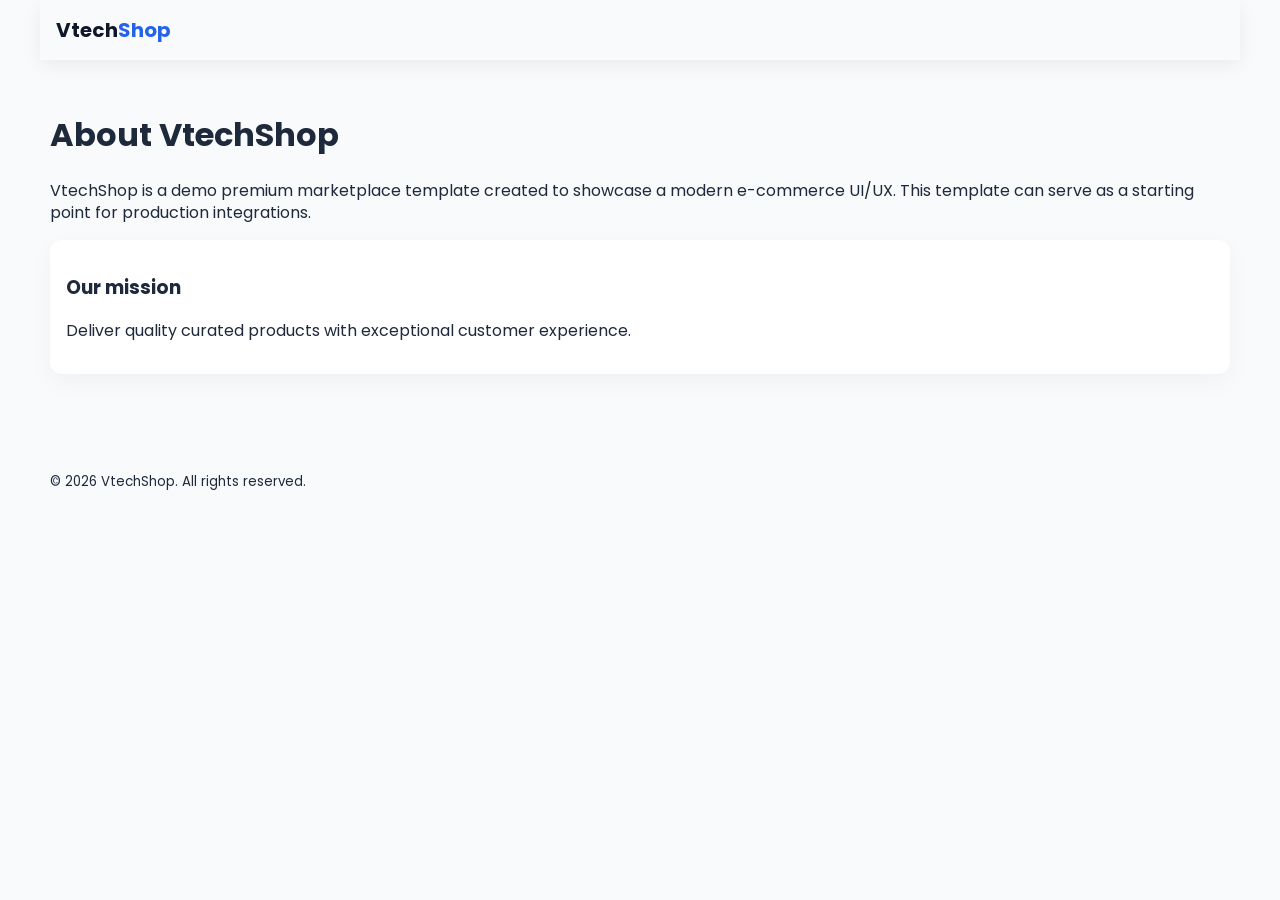
<file: about.html>
<!doctype html>
<html lang="en"><head><meta charset="utf-8"><meta name="viewport" content="width=device-width,initial-scale=1"><title>About — VtechShop</title><link href="https://fonts.googleapis.com/css2?family=Poppins:wght@300;400;600;700&display=swap" rel="stylesheet"><link rel="stylesheet" href="style.css"></head><body>
<header class="site-header container"><a class="logo" href="index.html">Vtech<span>Shop</span></a></header>
<main class="container section">
  <h1>About VtechShop</h1>
  <p>VtechShop is a demo premium marketplace template created to showcase a modern e-commerce UI/UX. This template can serve as a starting point for production integrations.</p>
  <section class="card" style="padding:1rem;margin-top:1rem"><h3>Our mission</h3><p>Deliver quality curated products with exceptional customer experience.</p></section>
</main>
<footer class="site-footer container"><small>© 2026 VtechShop. All rights reserved.</small></footer>
</body></html>
</file>
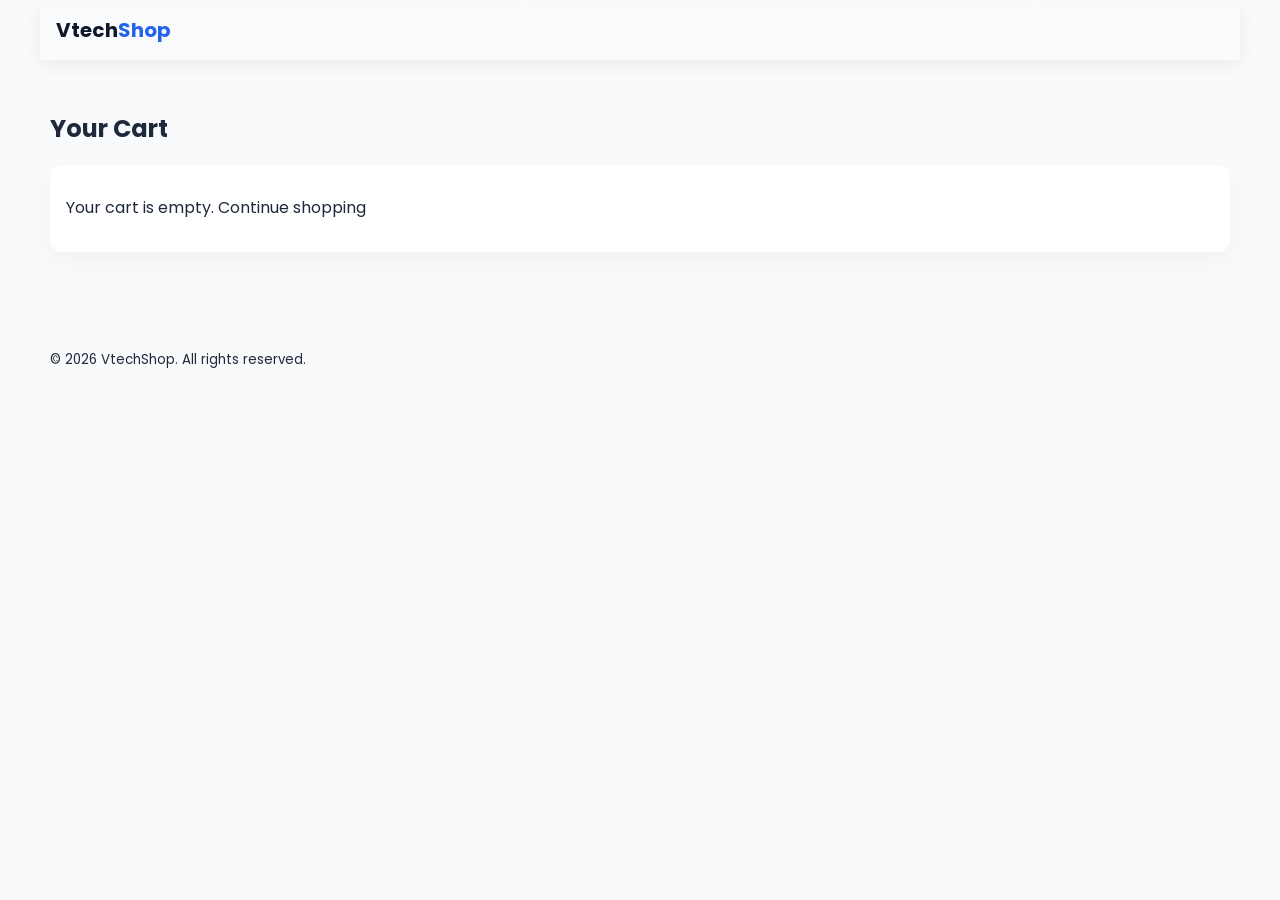
<file: cart.html>
<!doctype html>
<html lang="en">
<head>
  <meta charset="utf-8"><meta name="viewport" content="width=device-width,initial-scale=1">
  <title>Cart — VtechShop</title>
  <link href="https://fonts.googleapis.com/css2?family=Poppins:wght@300;400;600;700&display=swap" rel="stylesheet">
  <link rel="stylesheet" href="style.css">
</head>
<body>
  <header class="site-header container"><a class="logo" href="index.html">Vtech<span>Shop</span></a></header>
  <main class="container section">
    <h2>Your Cart</h2>
    <div id="cart-area" class="card" style="padding:1rem"></div>
  </main>
<footer class="site-footer container"><small>© 2026 VtechShop. All rights reserved.</small></footer>
  <script src="script.js"></script>
  <script src="aurora-api.js"></script>
  <script>
    function render(){ const area=document.getElementById('cart-area'); const cart = JSON.parse(localStorage.getItem('cart')||'[]'); if(!cart.length){ area.innerHTML='<p>Your cart is empty. <a href="shop.html">Continue shopping</a></p>'; return }
      const rows = cart.map(it=>`<div class="cart-row"><div class="item-main"><img src="https://images.unsplash.com/photo-1505740420928-5e560c06d30e?auto=format&fit=crop&w=120&q=80" alt=""><div><strong>${it.title}</strong><div class="muted">$${it.price.toFixed(2)}</div></div></div><div class="item-actions"><button class="btn" data-dec="${it.id}">-</button> <span class="qty">${it.qty}</span> <button class="btn" data-inc="${it.id}">+</button></div></div>`).join('')
      const total = cart.reduce((s,i)=>s+i.price*i.qty,0)
      area.innerHTML = rows + `<div class="cart-total"><strong>Total: $${total.toFixed(2)}</strong><div class="form-actions"><a href="checkout.html" class="btn primary">Checkout</a></div></div>`
      document.querySelectorAll('[data-inc]').forEach(b=>b.addEventListener('click',e=>{ const id=e.target.dataset.inc; const c=JSON.parse(localStorage.getItem('cart')||'[]'); const it=c.find(x=>x.id===id); it.qty++; localStorage.setItem('cart',JSON.stringify(c)); render() }))
      document.querySelectorAll('[data-dec]').forEach(b=>b.addEventListener('click',e=>{ const id=e.target.dataset.dec; let c=JSON.parse(localStorage.getItem('cart')||'[]'); const it=c.find(x=>x.id===id); if(it.qty>1) it.qty--; else c=c.filter(x=>x.id!==id); localStorage.setItem('cart',JSON.stringify(c)); render() }))
    }
    render()
  </script>
</body>
</html>
</file>
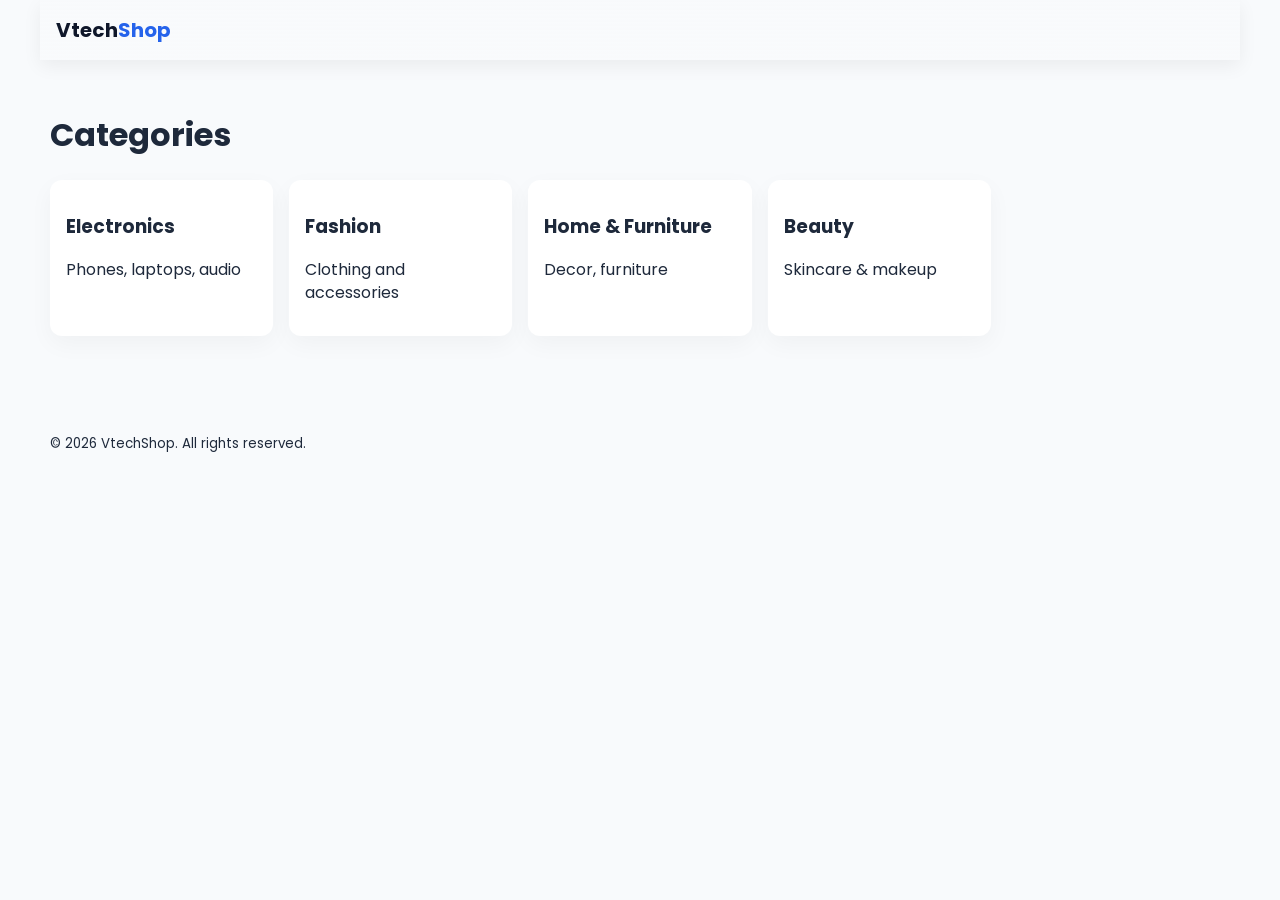
<file: categories.html>
<!doctype html>
<html lang="en"><head><meta charset="utf-8"><meta name="viewport" content="width=device-width,initial-scale=1"><title>Categories — AuroraShop</title><link href="https://fonts.googleapis.com/css2?family=Poppins:wght@300;400;600;700&display=swap" rel="stylesheet"><link rel="stylesheet" href="style.css"></head><body>
<header class="site-header container"><a class="logo" href="index.html">Vtech<span>Shop</span></a></header>
<main class="container section">
  <h1>Categories</h1>
  <div class="category-grid">
    <a class="card" href="shop.html?cat=electronics" style="padding:1rem"><h3 id="electronics">Electronics</h3><p>Phones, laptops, audio</p></a>
    <a class="card" href="shop.html?cat=fashion" style="padding:1rem"><h3 id="fashion">Fashion</h3><p>Clothing and accessories</p></a>
    <a class="card" href="shop.html?cat=home" style="padding:1rem"><h3 id="home">Home & Furniture</h3><p>Decor, furniture</p></a>
    <a class="card" href="shop.html?cat=beauty" style="padding:1rem"><h3 id="beauty">Beauty</h3><p>Skincare & makeup</p></a>
  </div>
</main>
<footer class="site-footer container"><small>© 2026 VtechShop. All rights reserved.</small></footer>
</body></html>
</file>
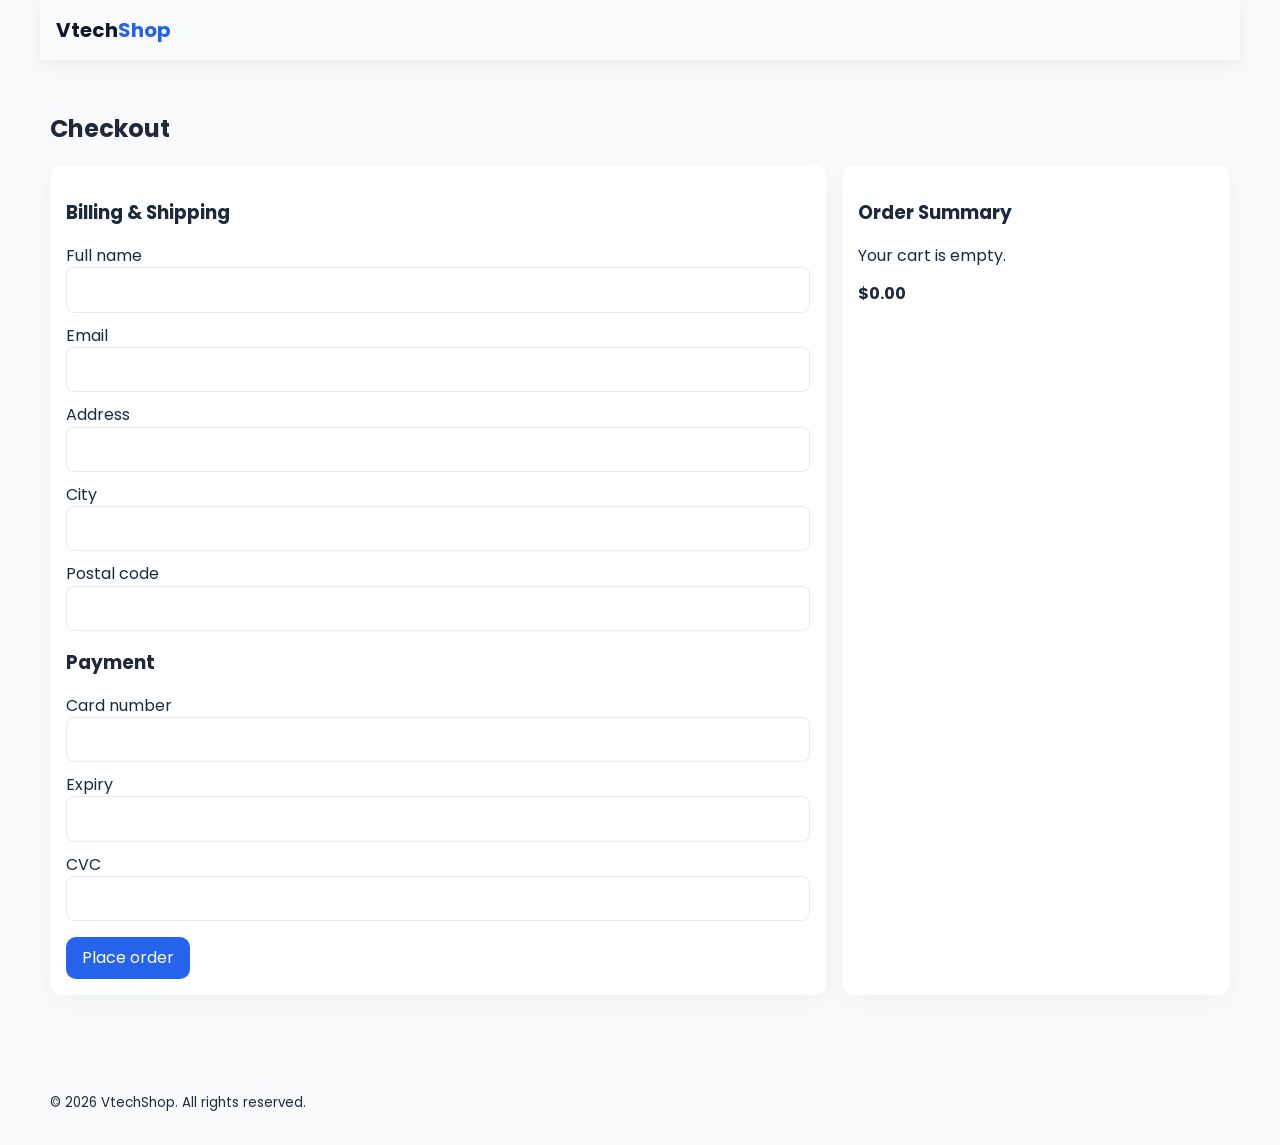
<file: checkout.html>
<!doctype html>
<html lang="en"><head><meta charset="utf-8"><meta name="viewport" content="width=device-width,initial-scale=1"><title>Checkout — AuroraShop</title><link href="https://fonts.googleapis.com/css2?family=Poppins:wght@300;400;600;700&display=swap" rel="stylesheet"><link rel="stylesheet" href="style.css"></head><body>
<header class="site-header container"><a class="logo" href="index.html">Vtech<span>Shop</span></a></header>
<main class="container section">
  <h2>Checkout</h2>
  <div class="checkout-layout">
    <form id="checkout-form" class="card" style="padding:1rem">
      <h3>Billing & Shipping</h3>
      <label>Full name<input required name="name"></label>
      <label>Email<input type="email" required name="email"></label>
      <label>Address<input required name="address"></label>
      <label>City<input required name="city"></label>
      <label>Postal code<input required name="postal"></label>
      <h3>Payment</h3>
      <label>Card number<input required name="card"></label>
      <label>Expiry<input required name="exp"></label>
      <label>CVC<input required name="cvc"></label>
      <div class="form-actions"><button class="btn primary">Place order</button></div>
    </form>
    <aside class="card" style="padding:1rem">
      <h3>Order Summary</h3>
      <div id="order-items"></div>
      <div class="order-total"><strong id="order-total"></strong></div>
    </aside>
  </div>
</main>
<footer class="site-footer container"><small>© 2026 VtechShop. All rights reserved.</small></footer>
<script src="script.js"></script>
<script src="aurora-api.js"></script>
<script>
  const items = JSON.parse(localStorage.getItem('cart')||'[]')
  const el = document.getElementById('order-items'); if(!items.length) el.innerHTML='<p>Your cart is empty.</p>'
  else el.innerHTML = items.map(i=>`<div class="summary-row"><span>${i.title} x${i.qty}</span><span>$${(i.price*i.qty).toFixed(2)}</span></div>`).join('')
  document.getElementById('order-total').textContent = '$'+items.reduce((s,i)=>s+i.price*i.qty,0).toFixed(2)
  document.getElementById('checkout-form').addEventListener('submit', e=>{ e.preventDefault(); alert('Order placed — demo only'); localStorage.removeItem('cart'); window.location='index.html' })
</script>
</body></html>
</file>
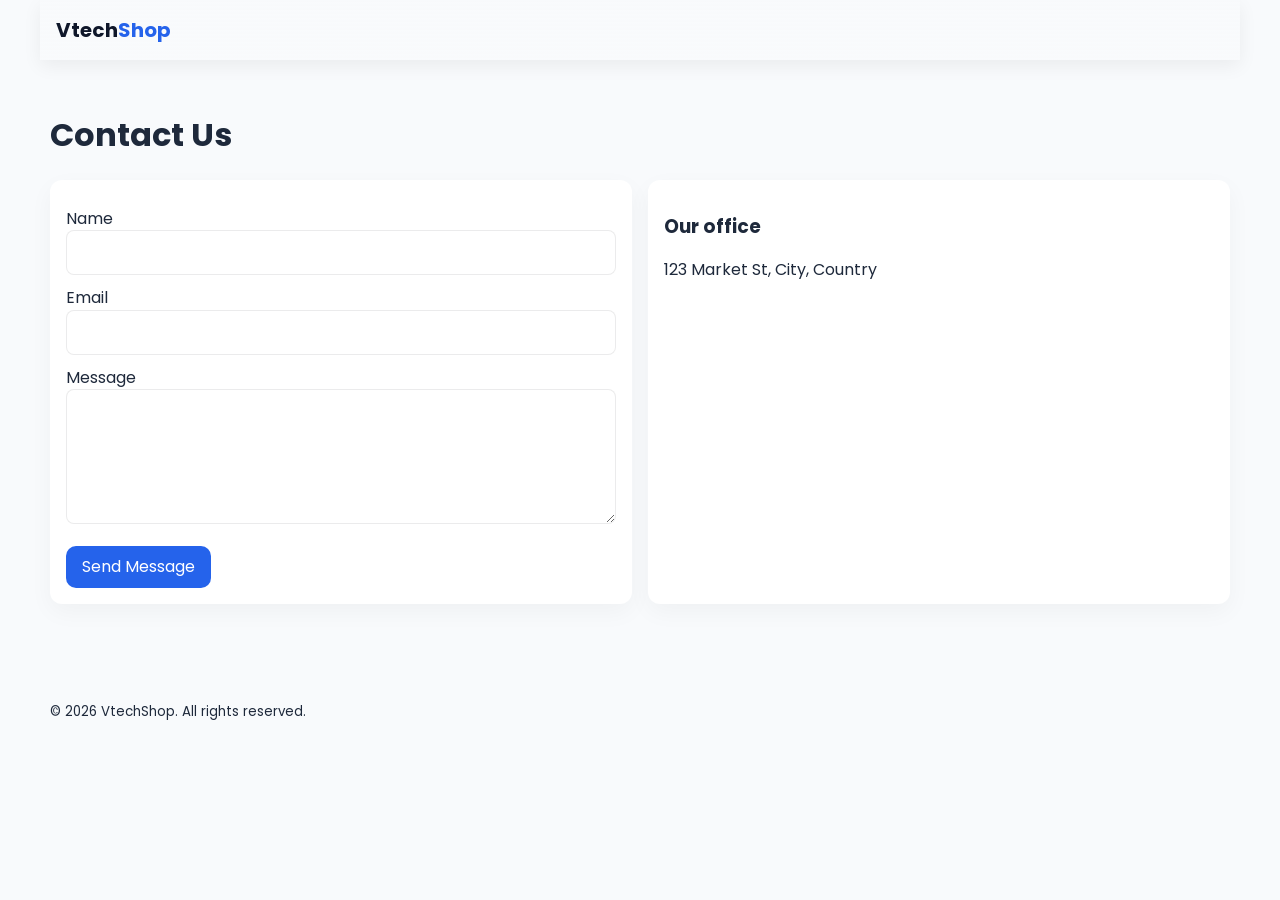
<file: contact.html>
<!doctype html>
<html lang="en"><head><meta charset="utf-8"><meta name="viewport" content="width=device-width,initial-scale=1"><title>Contact — VtechShop</title><link href="https://fonts.googleapis.com/css2?family=Poppins:wght@300;400;600;700&display=swap" rel="stylesheet"><link rel="stylesheet" href="style.css"></head><body>
<header class="site-header container"><a class="logo" href="index.html">Vtech<span>Shop</span></a></header>
<main class="container section">
  <h1>Contact Us</h1>
  <div class="page-grid-2">
    <form id="contact-form" class="card" style="padding:1rem">
      <label>Name<input name="name" required></label>
      <label>Email<input type="email" name="email" required></label>
      <label>Message<textarea name="message" rows="5" required></textarea></label>
      <div class="form-actions"><button class="btn primary">Send Message</button></div>
    </form>
    <aside class="card" style="padding:1rem">
      <h3>Our office</h3>
      <p>123 Market St, City, Country</p>
      <iframe src="https://maps.google.com/maps?q=Times%20Square&t=&z=13&ie=UTF8&iwloc=&output=embed" style="width:100%;height:220px;border:0;border-radius:8px"></iframe>
    </aside>
  </div>
</main>
<footer class="site-footer container"><small>© 2026 VtechShop. All rights reserved.</small></footer>
<script>
  document.getElementById('contact-form').addEventListener('submit', e=>{ e.preventDefault(); alert('Message sent — demo only'); e.target.reset() })
</script>
</body></html>
</file>
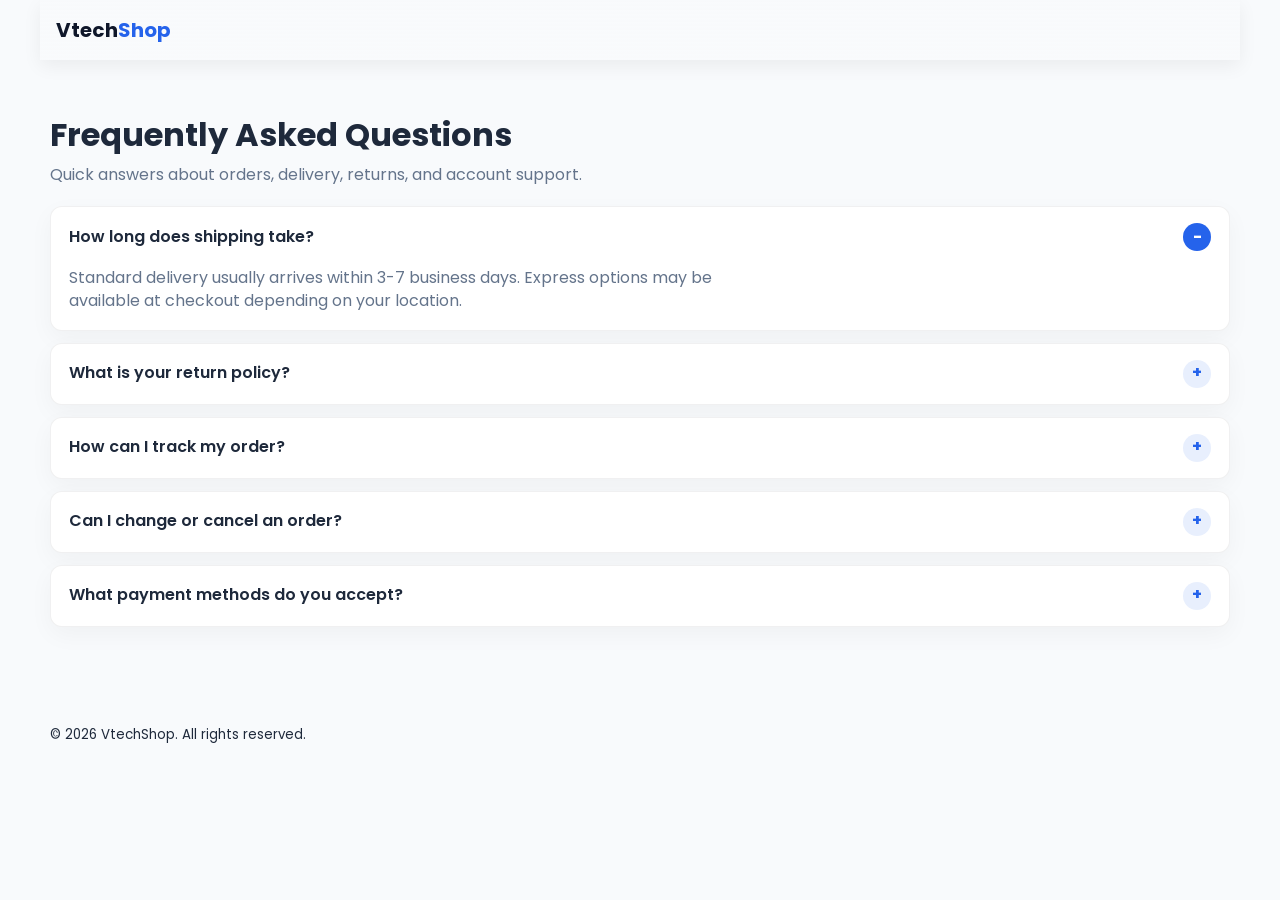
<file: faq.html>
<!doctype html>
<html lang="en"><head><meta charset="utf-8"><meta name="viewport" content="width=device-width,initial-scale=1"><title>FAQ — VtechShop</title><link href="https://fonts.googleapis.com/css2?family=Poppins:wght@300;400;600;700&display=swap" rel="stylesheet"><link rel="stylesheet" href="style.css"></head><body>
<header class="site-header container"><a class="logo" href="index.html">Vtech<span>Shop</span></a></header>
<main class="container section">
  <div class="faq-header">
    <h1>Frequently Asked Questions</h1>
    <p>Quick answers about orders, delivery, returns, and account support.</p>
  </div>
  <div class="faq-list">
    <details class="faq-item" open>
      <summary>How long does shipping take?</summary>
      <p>Standard delivery usually arrives within 3-7 business days. Express options may be available at checkout depending on your location.</p>
    </details>
    <details class="faq-item">
      <summary>What is your return policy?</summary>
      <p>Most items can be returned within 30 days if they are unused, in original packaging, and include proof of purchase.</p>
    </details>
    <details class="faq-item">
      <summary>How can I track my order?</summary>
      <p>After your order ships, we send a tracking link by email. You can use it to follow delivery progress and estimated arrival time.</p>
    </details>
    <details class="faq-item">
      <summary>Can I change or cancel an order?</summary>
      <p>Orders can be changed or cancelled before they are processed for shipment. Contact support as soon as possible with your order number.</p>
    </details>
    <details class="faq-item">
      <summary>What payment methods do you accept?</summary>
      <p>We support major credit and debit cards. Additional digital wallet options can be added during production checkout integration.</p>
    </details>
  </div>
</main>
<footer class="site-footer container"><small>© 2026 VtechShop. All rights reserved.</small></footer>
</body></html>
</file>
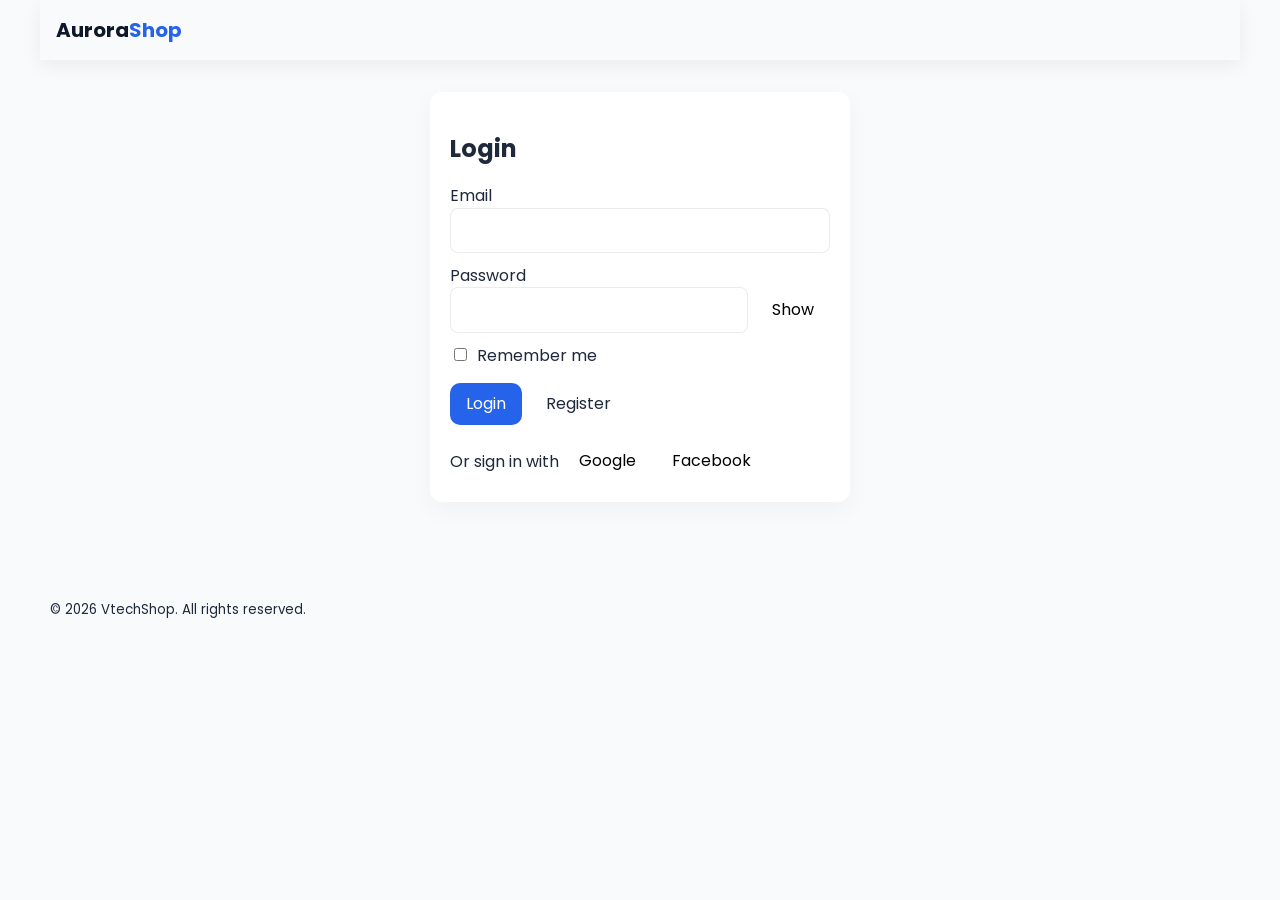
<file: login.html>
<!doctype html>
<html lang="en"><head><meta charset="utf-8"><meta name="viewport" content="width=device-width,initial-scale=1"><title>Login — AuroraShop</title><link href="https://fonts.googleapis.com/css2?family=Poppins:wght@300;400;600;700&display=swap" rel="stylesheet"><link rel="stylesheet" href="style.css"></head><body>
<header class="site-header container"><a class="logo" href="index.html">Aurora<span>Shop</span></a></header>
<main class="container section">
  <div class="form-shell narrow">
    <form id="login-form" class="card" style="padding:1.25rem">
      <h2>Login</h2>
      <label>Email<input type="email" required name="email"></label>
      <label>Password<div class="field-row"><input type="password" id="pw" required name="password"><button id="pw-toggle" class="btn">Show</button></div></label>
      <label><input type="checkbox" name="remember"> Remember me</label>
      <div class="stack-actions form-actions"><button class="btn primary">Login</button><a href="register.html" class="btn">Register</a></div>
      <div class="social-login">Or sign in with <button class="btn">Google</button> <button class="btn">Facebook</button></div>
    </form>
  </div>
</main>
<footer class="site-footer container"><small>© 2026 VtechShop. All rights reserved.</small></footer>
<script>
  document.getElementById('pw-toggle').addEventListener('click',e=>{ e.preventDefault(); const pw=document.getElementById('pw'); if(pw.type==='password'){pw.type='text'; e.target.textContent='Hide'} else {pw.type='password'; e.target.textContent='Show'} })
  document.getElementById('login-form').addEventListener('submit', e=>{ e.preventDefault(); alert('Login demo — implement server auth'); window.location='index.html' })
</script>
</body></html>
</file>
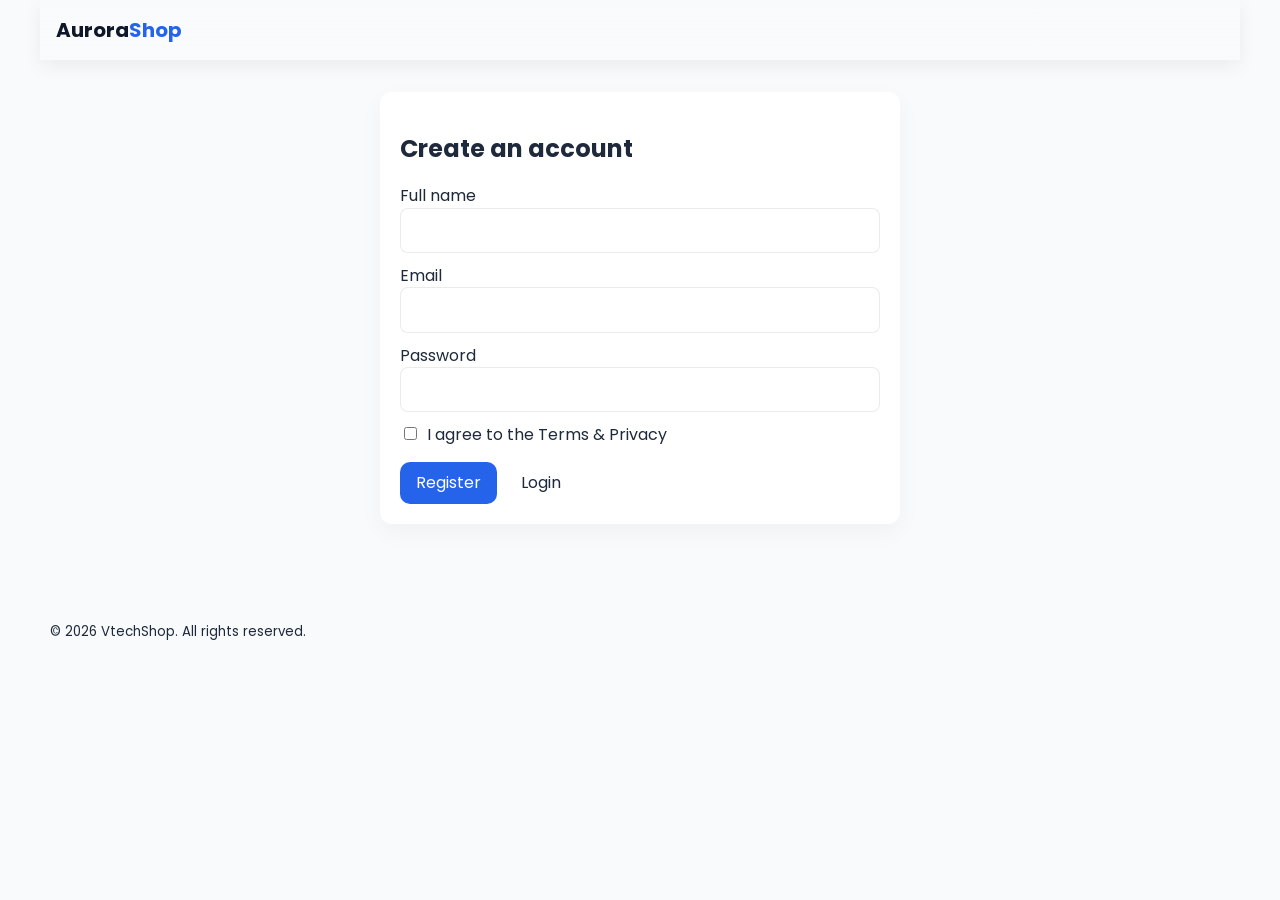
<file: register.html>
<!doctype html>
<html lang="en"><head><meta charset="utf-8"><meta name="viewport" content="width=device-width,initial-scale=1"><title>Register — AuroraShop</title><link href="https://fonts.googleapis.com/css2?family=Poppins:wght@300;400;600;700&display=swap" rel="stylesheet"><link rel="stylesheet" href="style.css"></head><body>
<header class="site-header container"><a class="logo" href="index.html">Aurora<span>Shop</span></a></header>
<main class="container section">
  <div class="form-shell">
    <form id="reg-form" class="card" style="padding:1.25rem">
      <h2>Create an account</h2>
      <label>Full name<input name="name" required></label>
      <label>Email<input type="email" name="email" required></label>
      <label>Password<input type="password" name="password" required></label>
      <label><input type="checkbox" name="agree"> I agree to the Terms & Privacy</label>
      <div class="stack-actions form-actions"><button class="btn primary">Register</button><a href="login.html" class="btn">Login</a></div>
    </form>
  </div>
</main>
<footer class="site-footer container"><small>© 2026 VtechShop. All rights reserved.</small></footer>
<script>
  document.getElementById('reg-form').addEventListener('submit', e=>{ e.preventDefault(); alert('Account created — demo only'); window.location='login.html' })
</script>
</body></html>
</file>
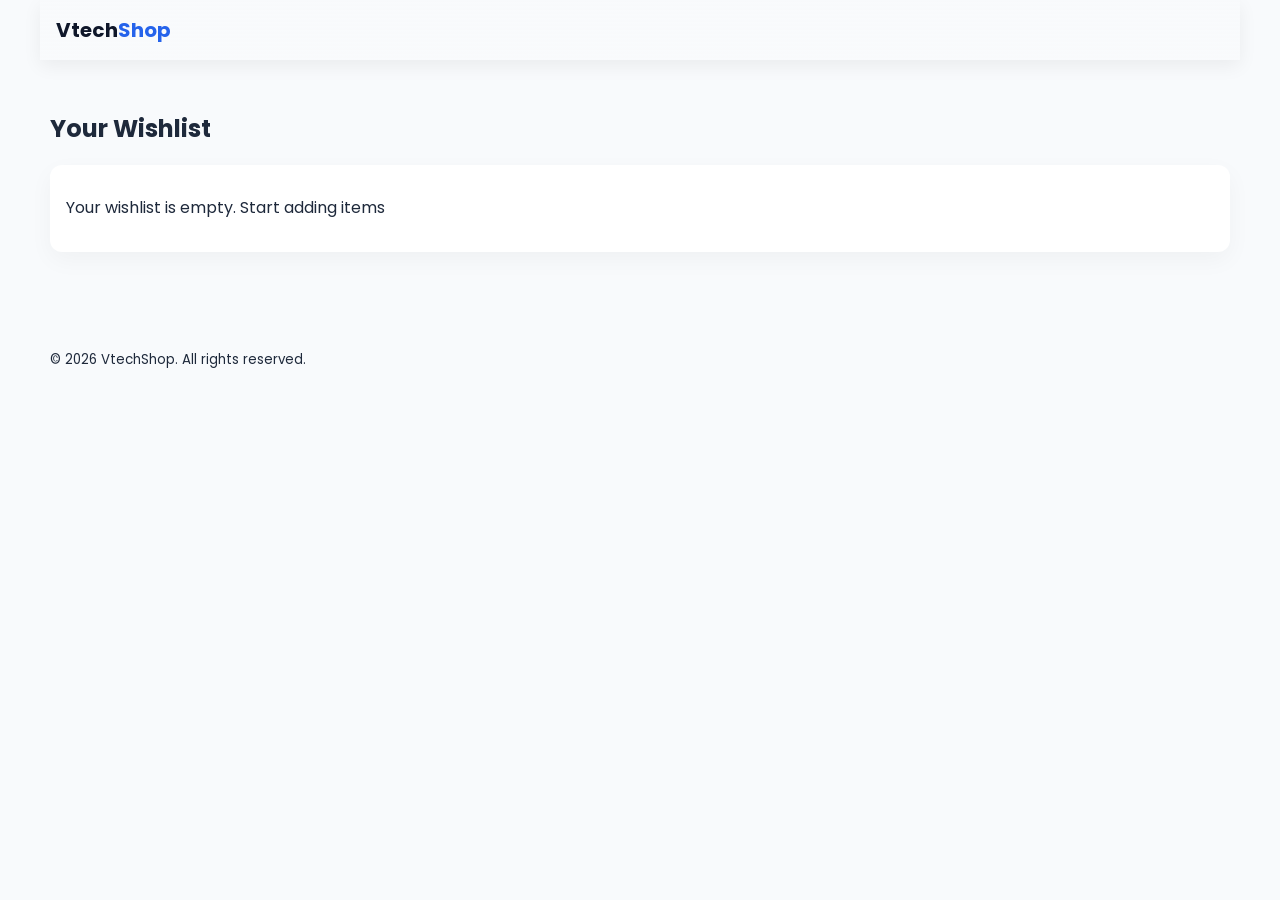
<file: wishlist.html>
<!doctype html>
<html lang="en">
<head>
  <meta charset="utf-8"><meta name="viewport" content="width=device-width,initial-scale=1">
  <title>Wishlist — VtechShop</title>
  <link href="https://fonts.googleapis.com/css2?family=Poppins:wght@300;400;600;700&display=swap" rel="stylesheet">
  <link rel="stylesheet" href="style.css">
</head>
<body>
  <header class="site-header container"><a class="logo" href="index.html">Vtech<span>Shop</span></a></header>
  <main class="container section">
    <h2>Your Wishlist</h2>
    <div id="wish-area" class="card" style="padding:1rem"></div>
  </main>
  <footer class="site-footer container"><small>© 2026 VtechShop. All rights reserved.</small></footer>

  <script src="script.js"></script>
  <script src="aurora-api.js"></script>
  <script>
    function render(){ const area=document.getElementById('wish-area'); const wish = JSON.parse(localStorage.getItem('wishlist')||'[]'); if(!wish.length){ area.innerHTML='<p>Your wishlist is empty. <a href="shop.html">Start adding items</a></p>'; return }
      const list = wish.map(id=>{ const p = (window.Aurora.products||[]).find(x=>x.id===id); return `<div class="wish-row"><div class="item-main"><img src="${p.img}" alt="${p.title}"><div><strong>${p.title}</strong><div class="muted">$${p.price.toFixed(2)}</div></div></div><div class="item-actions"><button class="btn" data-add="${p.id}">Add to cart</button> <button class="btn" data-rem="${p.id}">Remove</button></div></div>` }).join('')
      area.innerHTML = list
      document.querySelectorAll('[data-add]').forEach(b=>b.addEventListener('click',e=>{ window.Aurora.addToCart(e.target.dataset.add); alert('Added to cart') }))
      document.querySelectorAll('[data-rem]').forEach(b=>b.addEventListener('click',e=>{ const id=e.target.dataset.rem; let w=JSON.parse(localStorage.getItem('wishlist')||'[]'); w=w.filter(x=>x!==id); localStorage.setItem('wishlist',JSON.stringify(w)); render() }))
    }
    render()
  </script>
</body>
</html>
</file>
<file: style.css>
/* AuroraShop — style.css
   Color palette:
   Primary: #0F172A (Dark Navy)
   Secondary: #2563EB (Modern Blue)
   Accent: #F59E0B (Soft Orange)
   Background: #F8FAFC
   Text: #1E293B
*/
:root{
  --primary:#0F172A;
  --secondary:#2563EB;
  --accent:#F59E0B;
  --bg:#F8FAFC;
  --text:#1E293B;
  --muted:#64748B;
  --card:#ffffff;
  --radius:12px;
  --glass:rgba(15,23,42,0.06);
}
*{box-sizing:border-box}
html,body{height:100%;font-family:'Poppins',system-ui,-apple-system,Segoe UI,Roboto,Ubuntu,'Helvetica Neue',Arial;line-height:1.4;color:var(--text);background:var(--bg);scroll-behavior:smooth}
body{margin:0;overflow-x:hidden}
a{color:inherit;text-decoration:none}
img,iframe{max-width:100%}
input,select,textarea,button{font:inherit}
input,select,textarea{width:100%;padding:0.65rem 0.8rem;border:1px solid rgba(2,6,23,0.08);border-radius:8px;background:var(--card);color:var(--text)}
input[type="checkbox"],input[type="radio"]{width:auto;margin-right:0.4rem}
label{display:block;margin:0.75rem 0 0.35rem}
.container{max-width:1200px;margin:0 auto;padding:1rem}
/* Loading overlay */
.loading-overlay{position:fixed;inset:0;background:rgba(255,255,255,0.8);display:flex;align-items:center;justify-content:center;z-index:9999}
.loading-overlay.hidden{display:none}
.spinner{width:52px;height:52px;border-radius:50%;border:6px solid var(--glass);border-top-color:var(--secondary);animation:spin 1s linear infinite}
@keyframes spin{to{transform:rotate(360deg)}}
/* Header */
.site-header{position:sticky;top:0;z-index:1000;background:linear-gradient(180deg,rgba(248,250,252,0.96),rgba(248,250,252,0.9));backdrop-filter:saturate(120%) blur(6px);box-shadow:0 6px 18px rgba(2,6,23,0.06)}
.topbar-inner{display:flex;align-items:center;gap:1rem;padding:0.8rem 10px}
.logo,.brand .logo{font-weight:700;color:var(--primary);font-size:1.25rem}
.logo span,.brand .logo span{color:var(--secondary)}
.search-wrap{flex:1}
.search-wrap input{width:100%;padding:0.7rem 1rem;border-radius:999px;border:1px solid rgba(2,6,23,0.06);background:var(--card)}
.header-actions{display:flex;align-items:center;gap:0.5rem}
.icon-btn{background:transparent;border:none;padding:0.5rem 0.6rem;border-radius:8px;cursor:pointer}
.icon-btn .badge{background:var(--accent);color:#fff;border-radius:999px;padding:2px 6px;margin-left:6px;font-size:0.75rem}
.hamburger{display:none;background:transparent;border:none;padding:0.4rem}
.hamburger span{display:block;width:22px;height:2px;background:var(--text);margin:4px 0;border-radius:2px}
/* Navigation */
.main-nav{border-top:1px solid rgba(2,6,23,0.03)}
.nav-inner{display:flex;align-items:center;justify-content:space-between;padding:0.6rem 10px}
.nav-links{list-style:none;display:flex;gap:1rem;margin:0;padding:0}
.nav-links a{color:var(--primary);padding:0.5rem 0.75rem;border-radius:8px}
.nav-links .has-dropdown{position:relative}
.dropdown{position:absolute;left:0;top:110%;background:var(--card);padding:0.75rem;border-radius:8px;box-shadow:0 8px 30px rgba(2,6,23,0.08);display:none}
.has-dropdown:hover .dropdown{display:block}
.nav-cta .btn{margin-left:0.5rem}
/* Hero */
.hero{padding:clamp(1rem,4vw,2rem) 0}
.hero-slider{position:relative;border-radius:16px;overflow:hidden;padding:0}
.slide{min-height:clamp(260px,42vw,430px);background-color:var(--primary);background-image:linear-gradient(135deg,#0f172a,#2563eb);background-size:cover;background-position:center;display:none;align-items:center;padding:clamp(1rem,4vw,3rem)}
.slide.active{display:flex}
.slide .slide-content{background:linear-gradient(90deg,rgba(15,23,42,0.78),rgba(15,23,42,0.36) 70%,transparent);color:#fff;padding:clamp(1.1rem,3vw,2rem);border-radius:12px;width:min(100%,560px)}
.slide h1{font-size:clamp(1.65rem,4.5vw,3rem);line-height:1.08;margin:0}
.slide p{font-size:clamp(0.95rem,2vw,1.1rem);max-width:44rem}
.hero-ctas{display:flex;flex-wrap:wrap;gap:0.75rem;margin-top:1.25rem}
.hero-indicators{display:flex;gap:0.5rem;justify-content:center;margin-top:0.75rem}
.hero-indicators button{width:10px;height:10px;border-radius:999px;border:0;background:rgba(15,23,42,0.18)}
.hero-indicators button.active{background:var(--secondary)}
/* Sections */
.section{padding:2rem 10px}
.section-title{font-size:1.5rem;margin-bottom:1rem}
.feature-grid{display:grid;grid-template-columns:repeat(4,1fr);gap:1rem}
.feature{background:var(--card);padding:1rem;border-radius:12px;box-shadow:0 6px 18px rgba(2,6,23,0.04);text-align:center}
.card-grid,.category-grid{display:grid;grid-template-columns:repeat(auto-fill,minmax(220px,1fr));gap:1rem}
.card{background:var(--card);border-radius:12px;padding:0.75rem;box-shadow:0 8px 24px rgba(2,6,23,0.04);transition:transform .25s,box-shadow .25s;color:inherit;text-decoration:none}
.card:hover{transform:translateY(-6px);box-shadow:0 20px 40px rgba(2,6,23,0.08)}
.card img{width:100%;height:160px;object-fit:cover;border-radius:8px}
.card .meta{padding:0.5rem}
.badge-discount{background:var(--accent);color:#fff;padding:4px 8px;border-radius:999px;font-weight:600;margin-left:auto}
.two-col{display:grid;grid-template-columns:2fr 1fr;gap:1rem}
.flash-card{display:flex;gap:1rem;background:linear-gradient(180deg,#fff, #fbfbfd);padding:1rem;border-radius:12px;align-items:center}
.flash-card img{width:140px;height:100px;object-fit:cover;border-radius:8px}
.trending-list{list-style:none;padding:0;margin:0}
.trending-list li{padding:0.5rem 0;border-bottom:1px dashed rgba(2,6,23,0.04)}
.testimonial-grid{display:grid;grid-template-columns:repeat(3,1fr);gap:1rem}
.testimonial-grid blockquote{background:var(--card);padding:1rem;border-radius:12px}
.brands-carousel{display:flex;gap:1rem;align-items:center}
.brand-item{background:var(--card);padding:0.8rem 1rem;border-radius:10px;box-shadow:0 8px 24px rgba(2,6,23,0.04)}
.newsletter{background:linear-gradient(90deg,rgba(37,99,235,0.06),transparent);padding:1.25rem;border-radius:12px;margin:2rem 0}
.newsletter-inner{display:flex;align-items:center;justify-content:space-between;gap:1rem}
.newsletter-form{display:flex;gap:0.5rem;align-items:center}
.newsletter-form input{padding:0.6rem;border-radius:999px;border:1px solid rgba(2,6,23,0.06)}
.btn{display:inline-block;padding:0.6rem 1rem;border-radius:10px;border:0;cursor:pointer;background:transparent}
.btn.primary{background:var(--secondary);color:#fff}
.btn.ghost{background:transparent;border:1px solid rgba(2,6,23,0.06)}
.shop-layout{display:grid;grid-template-columns:270px minmax(0,1fr);gap:1rem;align-items:start}
.section-head,.product-card-head,.product-card-foot,.pagination{display:flex;justify-content:space-between;align-items:center;gap:0.75rem}
.section-head{margin-bottom:1rem}
.product-card-foot{margin-top:0.5rem}
.pagination{justify-content:flex-start;margin-top:1rem;flex-wrap:wrap}
.page-grid-2{display:grid;grid-template-columns:1fr 1fr;gap:1rem}
.checkout-layout{display:grid;grid-template-columns:minmax(0,2fr) minmax(260px,1fr);gap:1rem}
.form-shell{max-width:520px;margin:0 auto}
.form-shell.narrow{max-width:420px}
.field-row{display:flex;gap:0.5rem;align-items:center}
.form-actions,.social-login,.cart-total{margin-top:1rem}
.cart-total{text-align:right}
.stack-actions,.item-actions{display:flex;gap:0.5rem;align-items:center;flex-wrap:wrap}
.cart-row,.wish-row,.summary-row{display:flex;justify-content:space-between;gap:1rem;padding:0.5rem 0;border-bottom:1px solid rgba(2,6,23,0.06)}
.cart-row,.wish-row{align-items:center}
.item-main{display:flex;gap:0.75rem;align-items:center;min-width:0}
.item-main img{width:64px;height:64px;object-fit:cover;border-radius:8px;flex:0 0 auto}
.product-detail{display:grid;grid-template-columns:360px minmax(0,1fr);gap:1rem}
.product-detail img{width:100%;height:360px;object-fit:cover;border-radius:10px}
.product-price-row{display:flex;gap:1rem;align-items:center;flex-wrap:wrap}
.product-price{font-size:1.4rem}
.product-copy{margin-top:1rem}
.product-actions{display:flex;gap:0.5rem;align-items:center;flex-wrap:wrap;margin-top:1rem}
.faq-header{max-width:720px;margin-bottom:1.25rem}
.faq-header h1{margin-bottom:0.35rem}
.faq-header p{color:var(--muted);margin:0}
.faq-list{display:grid;gap:0.75rem}
.faq-item{background:var(--card);border:1px solid rgba(2,6,23,0.06);border-radius:12px;box-shadow:0 8px 24px rgba(2,6,23,0.04);overflow:hidden}
.faq-item summary{display:flex;align-items:center;justify-content:space-between;gap:1rem;padding:1rem 1.1rem;cursor:pointer;font-weight:600;list-style:none}
.faq-item summary::-webkit-details-marker{display:none}
.faq-item summary::after{content:"+";display:grid;place-items:center;width:28px;height:28px;border-radius:999px;background:rgba(37,99,235,0.1);color:var(--secondary);font-weight:700;flex:0 0 auto}
.faq-item[open] summary::after{content:"-";background:var(--secondary);color:#fff}
.faq-item p{margin:0;padding:0 1.1rem 1.1rem;color:var(--muted);max-width:72ch}
/* Footer */
.site-footer{padding:2rem 10px;margin-top:2rem;background:transparent}
.footer-grid{display:grid;grid-template-columns:2fr 1fr 1fr 1fr;gap:1rem}
.footer-logo{font-weight:700}
.site-footer ul{list-style:none;margin:0;padding:0}
.site-footer a:hover,.trending-list a:hover{color:var(--secondary)}
.footer-bottom{display:flex;justify-content:space-between;align-items:center;padding-top:1rem;border-top:1px solid rgba(2,6,23,0.04)}
/* Back to top */
#back-to-top{position:fixed;right:1rem;bottom:1rem;padding:0.6rem 0.7rem;border-radius:0px;border:0;background:var(--secondary);color:#fff;display:none}
/* Toast */
.toast{position:fixed;right:1rem;bottom:4rem;background:var(--primary);color:#fff;padding:0.8rem 1rem;border-radius:8px;transform:translateY(8px);opacity:0;pointer-events:none;transition:opacity .2s,transform .2s}
.toast.show{opacity:1;transform:translateY(0);pointer-events:auto}
/* Responsive */
@media (max-width:1024px){
  .nav-links{display:none}
  .nav-links.show,.main-nav.open .nav-links{display:flex;flex-direction:column;width:100%;gap:0.25rem}
  .hamburger{display:block}
  .feature-grid{grid-template-columns:repeat(2,1fr)}
  .testimonial-grid{grid-template-columns:1fr}
  .footer-grid{grid-template-columns:1fr}
  .shop-layout{grid-template-columns:1fr !important}
  .filters{order:-1}
  #back-to-top{right:0.6rem;bottom:0.8rem}
}
@media (max-width:640px){
  .container{padding:0.6rem}
  .topbar-inner{flex-wrap:wrap}
  .header-actions{margin-left:auto}
  .nav-inner{align-items:flex-start;gap:0.75rem}
  .nav-cta{display:flex;justify-content: center;align-items: center; width:100%;gap:0.5rem}
  .nav-cta .btn{flex:1;margin-left:0;margin-top: 1rem; text-align:center;}
  .hero-slider{border-radius:12px}
  .hero .slide{min-height:420px;align-items:flex-end;background-position:center top}
  .hero .slide .slide-content{background:linear-gradient(180deg,rgba(15,23,42,0.86),rgba(15,23,42,0.68));width:100%}
  .hero-ctas .btn{width:100%;text-align:center}
  .feature-grid,.page-grid-2,.checkout-layout,.product-detail{grid-template-columns:1fr !important}
  .card-grid,.category-grid{grid-template-columns:repeat(auto-fill,minmax(160px,1fr))}
  .flash-card,.newsletter-inner,.footer-bottom{flex-direction:column;align-items:flex-start}
  .flash-card img,.product-detail img{width:100%;height:auto;aspect-ratio:4/3}
  .brands-carousel{flex-wrap:wrap}
  .newsletter-form,.footer-sub{display:flex;flex-direction:column;width:100%;gap:0.5rem}
  .newsletter-form .btn,.footer-sub .btn{width:100%}
  .section-head,.product-card-head,.product-card-foot,.field-row{align-items:stretch;flex-direction:column}
  .cart-total{text-align:left}
  .cart-row,.wish-row,.summary-row{flex-direction:column;align-items:flex-start}
  .item-actions,.stack-actions{width:100%}
  .item-actions .btn,.stack-actions .btn{flex:1;text-align:center}
  .card img{height:140px}
  .two-col{grid-template-columns:1fr}
  .search-wrap{display:none}
}
@media (max-width:420px){
  .card-grid,.category-grid{grid-template-columns:1fr}
  .btn{width:100%;text-align:center}
  .icon-btn,.hamburger{width:auto}
  .hero .slide{min-height:380px}
}
/* Dark mode */
body.dark{background:#071028;color:#cbd5e1}
body.dark .site-header{background:rgba(6,11,26,0.8)}
body.dark .logo,body.dark .nav-links a{color:#e6eef8}
body.dark .card, body.dark .feature, body.dark .faq-item, body.dark .slide .slide-content{background:#0b1220;color:#e6eef8}
body.dark .faq-item{border-color:rgba(203,213,225,0.12)}
body.dark input,body.dark select,body.dark textarea,body.dark .search-wrap input{background:#081124;color:#cbd5e1;border-color:rgba(203,213,225,0.18)}

/* Utilities */
.hidden{display:none}
.visually-hidden{position:absolute;left:-9999px}
</file>
